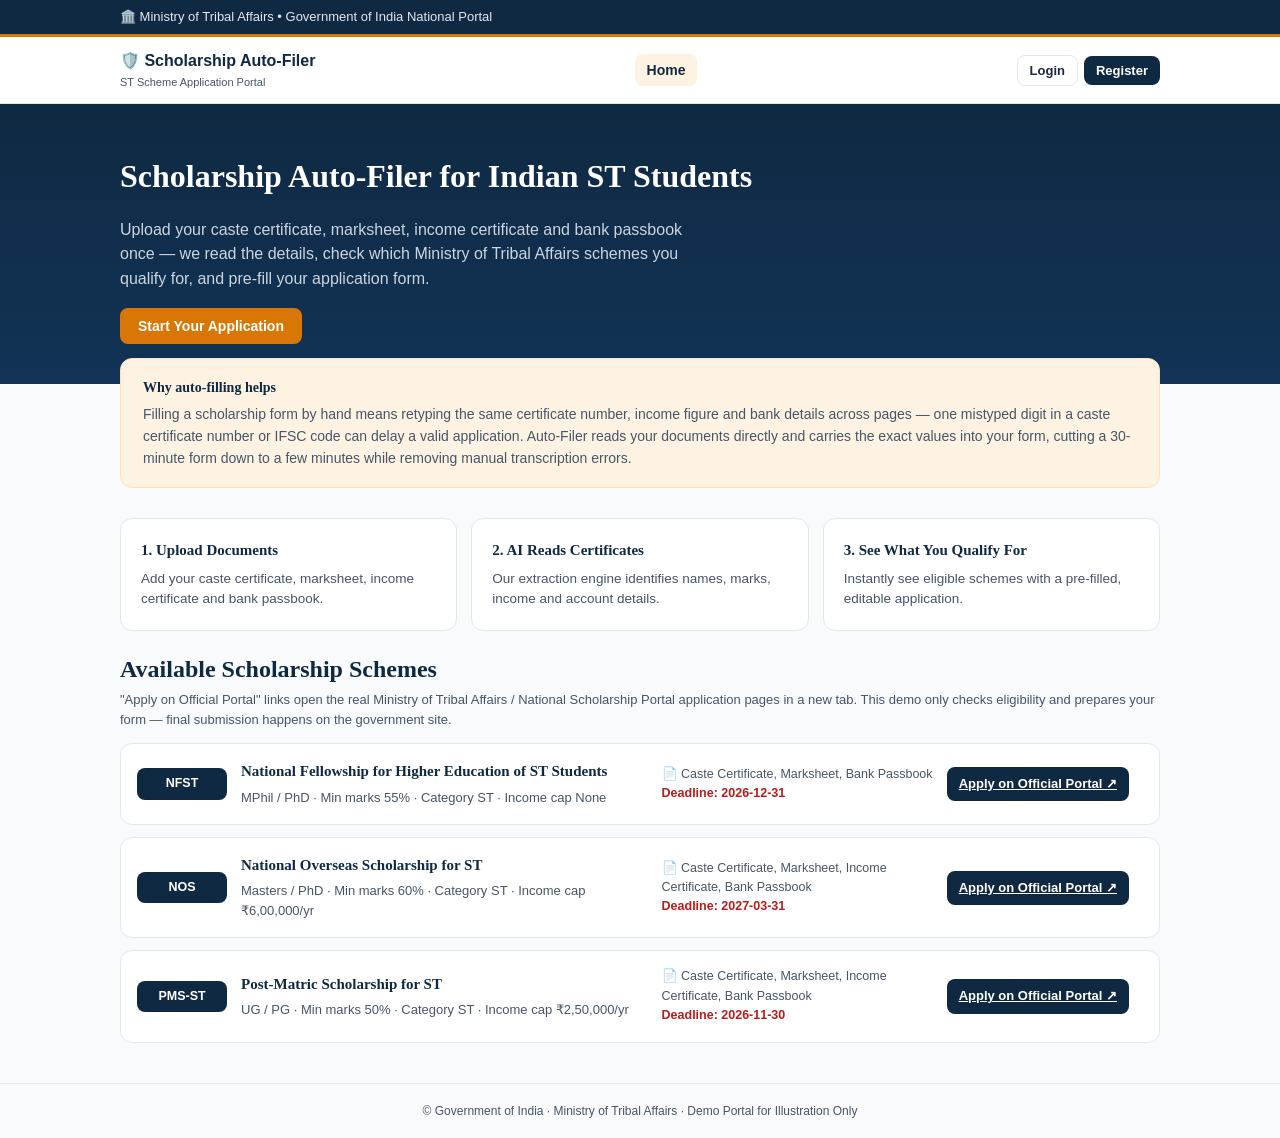
<file: index.html>
<!doctype html>
<html lang="en">
<head>
<meta charset="UTF-8">
<meta name="viewport" content="width=device-width, initial-scale=1, viewport-fit=cover">
<title>Scholarship Auto-Filer | Ministry of Tribal Affairs</title>
<style>
:root{color-scheme:light;--navy:#0F2942;--navyL:#16385A;--slate:#1E293B;--slateL:#475569;--saffron:#D97706;--saffronBg:#FEF3E2;--emerald:#059669;--emeraldBg:#ECFDF5;--red:#B91C1C;--redBg:#FEF2F2;--bg:#F8FAFC;--border:#E2E8F0}
*{box-sizing:border-box}
body{margin:0;background:var(--bg);color:var(--slate);font-family:Inter,-apple-system,Arial,sans-serif;line-height:1.55;padding-top:env(safe-area-inset-top,0)}
h1,h2,h3,h4{font-family:Georgia,serif;color:var(--navy);margin:0 0 .4em}
a{color:inherit}
.wrap{max-width:1080px;margin:0 auto;padding:0 20px}
.banner{background:var(--navy);color:#E2E8F0;font-size:13px;padding:7px 0;border-bottom:3px solid var(--saffron)}
.nav{background:#fff;border-bottom:1px solid var(--border);position:sticky;top:0;z-index:10}
.nav .wrap{display:flex;align-items:center;justify-content:space-between;padding:12px 20px;gap:10px;flex-wrap:wrap}
.brand{font-weight:700;color:var(--navy);font-size:16px;cursor:pointer}
.brand span{display:block;font-size:11px;color:var(--slateL);font-weight:400}
.navlinks{display:flex;gap:4px;flex-wrap:wrap}
.navlinks button{background:none;border:none;padding:8px 12px;border-radius:8px;font-size:14px;font-weight:600;color:var(--slate);cursor:pointer}
.navlinks button.on{background:var(--saffronBg);color:var(--navy)}
.btn{display:inline-flex;align-items:center;gap:6px;border:none;border-radius:8px;padding:10px 18px;font-size:14px;font-weight:600;cursor:pointer}
.btn-navy{background:var(--navy);color:#fff}
.btn-saf{background:var(--saffron);color:#fff}
.btn-out{background:#fff;border:1.5px solid var(--border);color:var(--slate)!important}
.btn-sm{padding:7px 12px;font-size:13px}
.card{background:#fff;border:1px solid var(--border);border-radius:12px;padding:20px}
.hero{background:linear-gradient(180deg,var(--navy),#123356);color:#fff;padding:48px 0 40px}
.hero h1{color:#fff;font-size:32px;max-width:700px}
.hero p{color:#CBD5E1;max-width:600px}
.valuebox{background:var(--saffronBg);border:1px solid #FDE2B8;border-radius:12px;padding:18px 22px;margin:-26px auto 30px;max-width:1040px;position:relative}
.grid3{display:grid;grid-template-columns:repeat(auto-fit,minmax(220px,1fr));gap:14px;margin:20px 0}
.grid2{display:grid;grid-template-columns:repeat(auto-fit,minmax(280px,1fr));gap:14px}
.grid4{display:grid;grid-template-columns:repeat(auto-fit,minmax(160px,1fr));gap:14px;margin-bottom:20px}
.scheme{display:grid;grid-template-columns:90px 1.5fr 1fr auto auto;gap:14px;align-items:center;padding:16px;margin-bottom:12px}
@media (max-width:900px){.scheme{grid-template-columns:1fr}}
.codebadge{background:var(--navy);color:#fff;font-weight:700;border-radius:8px;padding:6px 0;text-align:center;font-size:12.5px}
.badge{display:inline-flex;align-items:center;gap:5px;padding:4px 10px;border-radius:999px;font-size:12px;font-weight:700}
.b-em{background:var(--emeraldBg);color:var(--emerald)}
.b-red{background:var(--redBg);color:var(--red)}
.b-slate{background:#F1F5F9;color:var(--slateL)}
.b-amber{background:var(--saffronBg);color:var(--saffron)}
.field{display:flex;flex-direction:column;gap:5px;margin-bottom:10px}
.field label{font-size:12px;font-weight:700;color:var(--slateL)}
.field input,.field select,.field textarea{border:1.5px solid var(--border);border-radius:8px;padding:9px 11px;font-size:14px;font-family:inherit;background:#fff;color:var(--slate)}
.course-btn{border:1.5px solid var(--border);background:#fff;color:var(--slate)!important;padding:9px 16px;border-radius:9px;font-weight:600;cursor:pointer;margin:4px 6px 4px 0}
.course-btn.on{background:var(--navy);color:#fff!important;border-color:var(--navy)}
.docstatus{font-size:12.5px;color:var(--emerald);font-weight:700;margin-top:6px}
pre.ext{background:var(--slate);color:#E2E8F0;border-radius:8px;padding:10px 12px;font-size:12px;overflow-x:auto;margin-top:8px}
.eligcard{border-left:4px solid var(--border);padding:14px}
.eligcard.pass{border-left-color:var(--emerald)}
.eligcard.fail{border-left-color:var(--red)}
.eligcard li.r{color:var(--emerald)}
.eligcard li.x{color:var(--red)}
table{width:100%;border-collapse:collapse;font-size:13.5px}
th{text-align:left;font-size:11px;text-transform:uppercase;color:var(--slateL);padding:9px 12px;border-bottom:1.5px solid var(--border)}
td{padding:11px 12px;border-bottom:1px solid var(--border)}
.filterbar{display:flex;gap:8px;flex-wrap:wrap;margin-bottom:14px}
.filterbar input,.filterbar select{border:1.5px solid var(--border);border-radius:8px;padding:8px 10px;font-size:13.5px;background:#fff;color:var(--slate)}
.modalbg{position:fixed;inset:0;background:rgba(15,41,66,.55);display:flex;align-items:center;justify-content:center;z-index:50;padding:16px}
.modal{background:#fff;border-radius:12px;max-width:600px;width:100%;max-height:85vh;overflow:auto;padding:24px}
.authcard{max-width:400px;margin:40px auto;padding:26px}
.metric .v{font-size:26px;color:var(--navy);font-family:Georgia,serif}
.metric .l{font-size:11.5px;color:var(--slateL);font-weight:700;text-transform:uppercase}
.footer{border-top:1px solid var(--border);padding:18px 0;color:var(--slateL);font-size:12px;text-align:center;margin-top:40px}
.empty{text-align:center;padding:30px;color:var(--slateL)}
</style>
</head>
<body>
<div id="app"></div>
<script>
const SCHEMES=[
 {code:'NFST',name:'National Fellowship for Higher Education of ST Students',levels:['MPhil','PhD'],minMarks:55,incomeCap:0,category:'ST',docs:['Caste Certificate','Marksheet','Bank Passbook'],deadline:'2026-12-31',link:'https://scholarships.gov.in',linkLabel:'National Scholarship Portal'},
 {code:'NOS',name:'National Overseas Scholarship for ST',levels:['Masters','PhD'],minMarks:60,incomeCap:600000,category:'ST',docs:['Caste Certificate','Marksheet','Income Certificate','Bank Passbook'],deadline:'2027-03-31',link:'https://overseas.tribal.gov.in',linkLabel:'NOS Portal (overseas.tribal.gov.in)'},
 {code:'PMS-ST',name:'Post-Matric Scholarship for ST',levels:['UG','PG'],minMarks:50,incomeCap:250000,category:'ST',docs:['Caste Certificate','Marksheet','Income Certificate','Bank Passbook'],deadline:'2026-11-30',link:'https://scholarships.gov.in',linkLabel:'National Scholarship Portal'}
];
const PRESETS={
 caste_certificate:{name:'Rahul Kumar',category:'ST',certificate_number:'ST/OD/2019/104582',issue_date:'2019-06-14'},
 marksheet:{name:'Rahul Kumar',marks_percentage:68.4,year_of_passing:'2024',board_or_university:'Utkal University'},
 income_certificate:{name:'Rahul Kumar',annual_income_inr:180000,financial_year:'2025-26'},
 bank_passbook:{account_holder_name:'Rahul Kumar',account_number:'30281940275',ifsc_code:'SBIN0007529',bank_name:'State Bank of India'}
};
const DOC_TYPES=[['caste_certificate','Caste Certificate'],['marksheet','Marksheet'],['income_certificate','Income Certificate'],['bank_passbook','Bank Passbook / Cheque']];
const STATUS_LABEL={submitted:'Submitted',under_review:'Under Review',approved:'Approved',rejected:'Rejected',needs_resubmission:'Needs Resubmission'};
const STATUS_CLASS={submitted:'b-slate',under_review:'b-amber',approved:'b-em',rejected:'b-red',needs_resubmission:'b-red'};

function load(key,fallback){try{const v=localStorage.getItem(key);return v?JSON.parse(v):fallback}catch(e){return fallback}}
function save(key,val){try{localStorage.setItem(key,JSON.stringify(val))}catch(e){}}

let users=load('saf_users',null);
if(!users){
 users=[
  {id:1,full_name:'Rahul Kumar',email:'rahul.st@example.com',password:'student123',role:'student'},
  {id:2,full_name:'Ministry Reviewer',email:'admin@tribal.gov.in',password:'admin123',role:'admin'}
 ];
 save('saf_users',users);
}
let applications=load('saf_applications',[]);
let session=load('saf_session',null);

let route='home';
let wiz={course:'UG',docs:{},form:{full_name:'',category:'ST',course_level:'UG',marks_percentage:'',annual_income:'',caste_cert_number:'',bank_account_number:'',ifsc_code:'',bank_name:''},eligibility:null,scheme:'',busyDoc:null};
let adminFilter={scheme:'',status:'',search:''};
let modal=null; // {type:'app'|'admin', app}
let adminDraft={status:'under_review',notes:''};

function nav(r){route=r;render()}
function esc(s){return (s||'').toString().replace(/[&<>"]/g,c=>({'&':'&amp;','<':'&lt;','>':'&gt;','"':'&quot;'}[c]))}
function inr(n){return '₹'+Number(n||0).toLocaleString('en-IN')}

function login(email,password){
 const u=users.find(x=>x.email===email && x.password===password);
 if(!u){alert('Invalid email or password');return}
 session={id:u.id,full_name:u.full_name,email:u.email,role:u.role};
 save('saf_session',session);
 nav(u.role==='admin'?'admin':'apply');
}
function demoLogin(role){
 const u=users.find(x=>x.role===role);
 session={id:u.id,full_name:u.full_name,email:u.email,role:u.role};
 save('saf_session',session);
 nav(role==='admin'?'admin':'apply');
}
function registerUser(full_name,email,password){
 if(users.some(x=>x.email===email)){alert('An account with this email already exists');return}
 const u={id:Date.now(),full_name,email,password,role:'student'};
 users.push(u);save('saf_users',users);
 session={id:u.id,full_name:u.full_name,email:u.email,role:'student'};
 save('saf_session',session);
 nav('apply');
}
function logout(){session=null;save('saf_session',null);nav('home')}

function mergeExtracted(docType,ex){
 const f=wiz.form;
 if(docType==='caste_certificate'){f.full_name=ex.name||f.full_name;f.category=ex.category||f.category;f.caste_cert_number=ex.certificate_number||f.caste_cert_number;}
 if(docType==='marksheet'){f.full_name=ex.name||f.full_name;f.marks_percentage=ex.marks_percentage??f.marks_percentage;}
 if(docType==='income_certificate'){f.annual_income=ex.annual_income_inr??f.annual_income;}
 if(docType==='bank_passbook'){f.bank_account_number=ex.account_number||f.bank_account_number;f.ifsc_code=ex.ifsc_code||f.ifsc_code;f.bank_name=ex.bank_name||f.bank_name;}
}
function usePreset(docType){
 wiz.busyDoc=docType;render();
 setTimeout(()=>{wiz.docs[docType]=PRESETS[docType];mergeExtracted(docType,PRESETS[docType]);wiz.busyDoc=null;render();},350);
}
function handleFile(docType,fileInput){
 // Simulated on-device extraction engine (no external API available in this demo).
 if(!fileInput.files || !fileInput.files[0]) return;
 wiz.busyDoc=docType;render();
 setTimeout(()=>{wiz.docs[docType]={...PRESETS[docType],_source:'simulation_fallback'};mergeExtracted(docType,wiz.docs[docType]);wiz.busyDoc=null;render();},600);
}
function evaluate(scheme,a){
 const reasons=[],blockers=[];
 if(a.category===scheme.category) reasons.push(`Category matches (${scheme.category})`);
 else blockers.push(`Category "${a.category}" does not match required "${scheme.category}"`);
 if(scheme.levels.includes(a.course_level)) reasons.push(`Course level "${a.course_level}" is eligible`);
 else blockers.push(`Course level "${a.course_level}" not covered (accepted: ${scheme.levels.join(', ')})`);
 if(a.marks_percentage>=scheme.minMarks) reasons.push(`Marks ${a.marks_percentage}% meet the minimum of ${scheme.minMarks}%`);
 else blockers.push(`Marks ${a.marks_percentage}% are below the required ${scheme.minMarks}%`);
 if(scheme.incomeCap===0) reasons.push('No income ceiling applies to this scheme');
 else if(a.annual_income<=scheme.incomeCap) reasons.push(`Income ${inr(a.annual_income)} is within the cap of ${inr(scheme.incomeCap)}`);
 else blockers.push(`Income ${inr(a.annual_income)} exceeds the cap of ${inr(scheme.incomeCap)}`);
 return {code:scheme.code,name:scheme.name,eligible:blockers.length===0,reasons,blockers};
}
function runEligibility(){
 const a={category:wiz.form.category,course_level:wiz.form.course_level,marks_percentage:Number(wiz.form.marks_percentage)||0,annual_income:Number(wiz.form.annual_income)||0};
 wiz.eligibility=SCHEMES.map(s=>evaluate(s,a));
 const first=wiz.eligibility.find(r=>r.eligible);
 wiz.scheme=first?first.code:'';
 render();
}
function submitApp(e){
 e.preventDefault();
 if(!wiz.scheme){alert('Please select a target scheme first.');return}
 const f=wiz.form;
 applications.push({id:Date.now(),user_id:session.id,scheme_code:wiz.scheme,full_name:f.full_name,category:f.category,course_level:f.course_level,
  marks_percentage:Number(f.marks_percentage)||0,annual_income:Number(f.annual_income)||0,caste_cert_number:f.caste_cert_number,
  bank_account_number:f.bank_account_number,ifsc_code:f.ifsc_code,bank_name:f.bank_name,status:'submitted',reviewer_notes:'',
  created_at:new Date().toISOString(),processed_at:null});
 save('saf_applications',applications);
 wiz={course:'UG',docs:{},form:{full_name:session.full_name,category:'ST',course_level:'UG',marks_percentage:'',annual_income:'',caste_cert_number:'',bank_account_number:'',ifsc_code:'',bank_name:''},eligibility:null,scheme:'',busyDoc:null};
 nav('applications');
}
function saveDecision(){
 const app=applications.find(a=>a.id===modal.app.id);
 app.status=adminDraft.status;app.reviewer_notes=adminDraft.notes;
 if(app.status==='approved'||app.status==='rejected') app.processed_at=new Date().toISOString();
 save('saf_applications',applications);
 modal=null;render();
}

function Banner(){return `<div class="banner"><div class="wrap">🏛️ Ministry of Tribal Affairs • Government of India National Portal</div></div>`}
function Nav(){
 const links=[['home','Home']];
 if(session && session.role==='student'){links.push(['apply','Apply'],['applications','My Applications']);}
 if(session && session.role==='admin'){links.push(['admin','Admin Dashboard']);}
 return `<div class="nav"><div class="wrap">
  <div class="brand" onclick="nav('home')">🛡️ Scholarship Auto-Filer<span>ST Scheme Application Portal</span></div>
  <div class="navlinks">${links.map(([r,l])=>`<button class="${route===r?'on':''}" onclick="nav('${r}')">${l}</button>`).join('')}</div>
  <div>${session?`<span style="font-size:13px;color:var(--slateL);margin-right:10px">${esc(session.full_name)}</span><button class="btn btn-out btn-sm" onclick="logout()">Logout</button>`
   :`<button class="btn btn-out btn-sm" onclick="nav('login')" style="margin-right:6px">Login</button><button class="btn btn-navy btn-sm" onclick="nav('register')">Register</button>`}</div>
 </div></div>`;
}
function Footer(){return `<div class="footer">© Government of India · Ministry of Tribal Affairs · Demo Portal for Illustration Only</div>`}

function Home(){
 return `<div class="hero"><div class="wrap">
  <h1 style="color:#fff">Scholarship Auto-Filer for Indian ST Students</h1>
  <p>Upload your caste certificate, marksheet, income certificate and bank passbook once — we read the details, check which Ministry of Tribal Affairs schemes you qualify for, and pre-fill your application form.</p>
  <div><button class="btn btn-saf" onclick="nav('${session?'apply':'register'}')">Start Your Application</button></div>
 </div></div>
 <div class="wrap">
  <div class="valuebox"><h3 style="font-size:14px">Why auto-filling helps</h3>
  <p style="margin:0;color:var(--slateL);font-size:14px">Filling a scholarship form by hand means retyping the same certificate number, income figure and bank details across pages — one mistyped digit in a caste certificate number or IFSC code can delay a valid application. Auto-Filer reads your documents directly and carries the exact values into your form, cutting a 30-minute form down to a few minutes while removing manual transcription errors.</p></div>
  <div class="grid3">
   <div class="card"><h4 style="font-size:15px">1. Upload Documents</h4><p style="color:var(--slateL);font-size:13.5px;margin:0">Add your caste certificate, marksheet, income certificate and bank passbook.</p></div>
   <div class="card"><h4 style="font-size:15px">2. AI Reads Certificates</h4><p style="color:var(--slateL);font-size:13.5px;margin:0">Our extraction engine identifies names, marks, income and account details.</p></div>
   <div class="card"><h4 style="font-size:15px">3. See What You Qualify For</h4><p style="color:var(--slateL);font-size:13.5px;margin:0">Instantly see eligible schemes with a pre-filled, editable application.</p></div>
  </div>
  <h2>Available Scholarship Schemes</h2>
  <p style="color:var(--slateL);font-size:13px;margin-top:-8px">"Apply on Official Portal" links open the real Ministry of Tribal Affairs / National Scholarship Portal application pages in a new tab. This demo only checks eligibility and prepares your form — final submission happens on the government site.</p>
  ${SCHEMES.map(s=>`<div class="card scheme">
   <div class="codebadge">${s.code}</div>
   <div><h4 style="font-size:15px;margin-bottom:4px">${esc(s.name)}</h4><div style="font-size:13px;color:var(--slateL)">${s.levels.join(' / ')} · Min marks ${s.minMarks}% · Category ${s.category} · Income cap ${s.incomeCap===0?'None':inr(s.incomeCap)+'/yr'}</div></div>
   <div style="font-size:12.5px;color:var(--slateL)">📄 ${s.docs.join(', ')}<br><span style="color:var(--red);font-weight:700">Deadline: ${s.deadline}</span></div>
   <a class="btn btn-navy btn-sm" href="${s.link}" target="_blank" rel="noopener noreferrer" title="${esc(s.linkLabel)}">Apply on Official Portal ↗</a>
  </div>`).join('')}
 </div>`;
}

function AuthShell(title,sub,body){
 return `<div class="wrap"><div class="card authcard"><h2 style="text-align:center">${title}</h2><p style="text-align:center;color:var(--slateL);font-size:13.5px;margin-top:0">${sub}</p>${body}</div></div>`;
}
function Login(){
 return AuthShell('Sign In','Access your scholarship application portal',`
  <button class="btn btn-navy" style="width:100%;justify-content:center;margin-bottom:8px" onclick="demoLogin('student')">🎓 1-Click Demo Student Login</button>
  <button class="btn btn-out" style="width:100%;justify-content:center;margin-bottom:16px" onclick="demoLogin('admin')">🛡️ 1-Click Demo Admin Login</button>
  <form onsubmit="event.preventDefault();login(this.email.value,this.password.value)">
   <div class="field"><label>Email</label><input name="email" type="email" required></div>
   <div class="field"><label>Password</label><input name="password" type="password" required></div>
   <button class="btn btn-saf" style="width:100%;justify-content:center" type="submit">Sign In</button>
  </form>
  <p style="text-align:center;font-size:13px;margin-top:14px">New here? <a style="color:var(--navy);font-weight:700;cursor:pointer" onclick="nav('register')">Create an account</a></p>`);
}
function Register(){
 return AuthShell('Create Student Account','Register to start your scholarship application',`
  <button class="btn btn-navy" style="width:100%;justify-content:center;margin-bottom:16px" onclick="demoLogin('student')">🎓 1-Click Demo Student Login</button>
  <form onsubmit="event.preventDefault();registerUser(this.full_name.value,this.email.value,this.password.value)">
   <div class="field"><label>Full Name</label><input name="full_name" required></div>
   <div class="field"><label>Email</label><input name="email" type="email" required></div>
   <div class="field"><label>Password</label><input name="password" type="password" minlength="6" required></div>
   <button class="btn btn-saf" style="width:100%;justify-content:center" type="submit">Create Account</button>
  </form>
  <p style="text-align:center;font-size:13px;margin-top:14px">Already registered? <a style="color:var(--navy);font-weight:700;cursor:pointer" onclick="nav('login')">Sign in</a></p>`);
}

function docCard(key,label){
 const ex=wiz.docs[key],busy=wiz.busyDoc===key;
 return `<div class="card">
  <div style="display:flex;align-items:center;gap:8px;margin-bottom:8px"><strong style="color:var(--navy);font-size:14.5px">${label}</strong></div>
  <input type="file" accept="image/*,application/pdf" ${busy?'disabled':''} onchange="handleFile('${key}',this)">
  <div style="margin-top:10px"><button class="btn btn-out btn-sm" ${busy?'disabled':''} onclick="usePreset('${key}')">✨ Use Preset Sample</button></div>
  ${busy?'<div class="docstatus">Reading document…</div>':''}
  ${ex?`<div class="docstatus">✅ Extracted</div><pre class="ext">${esc(JSON.stringify(Object.fromEntries(Object.entries(ex).filter(([k])=>k!=='_source')),null,2))}</pre>`:''}
 </div>`;
}
function Apply(){
 const f=wiz.form;
 let elig='';
 if(wiz.eligibility){
  elig=`<h2 style="margin-top:28px">Eligibility Match Report</h2>
   <div class="grid3">${wiz.eligibility.map(r=>`<div class="card eligcard ${r.eligible?'pass':'fail'}">
    <span class="badge ${r.eligible?'b-em':'b-red'}">${r.eligible?'✅ Eligible':'❌ Not Eligible'}</span>
    <h4 style="margin-top:8px;font-size:14px">${r.code} — ${esc(r.name)}</h4>
    <ul style="padding-left:18px;font-size:12.5px;margin:8px 0 0">${r.reasons.map(x=>`<li class="r">${esc(x)}</li>`).join('')}${r.blockers.map(x=>`<li class="x">${esc(x)}</li>`).join('')}</ul>
   </div>`).join('')}</div>
   <form class="card" onsubmit="submitApp(event)">
    <h3 style="font-size:17px">Pre-Populated Application Form</h3>
    <div class="field" style="max-width:340px"><label>Target Scheme</label>
     <select onchange="wiz.scheme=this.value">
      <option value="">Select a scheme…</option>
      ${SCHEMES.map(s=>`<option value="${s.code}" ${wiz.scheme===s.code?'selected':''}>${s.code} — ${esc(s.name)}</option>`).join('')}
     </select></div>
    <div class="grid2">
     <div class="field"><label>Full Name</label><input value="${esc(f.full_name)}" oninput="f.full_name=this.value" onchange="wiz.form.full_name=this.value" required></div>
     <div class="field"><label>Category</label><input value="${esc(f.category)}" onchange="wiz.form.category=this.value" required></div>
     <div class="field"><label>Course Level</label><select onchange="wiz.form.course_level=this.value">${['Class 10','Class 12','UG','PG','Masters','MPhil','PhD'].map(l=>`<option ${f.course_level===l?'selected':''}>${l}</option>`).join('')}</select></div>
     <div class="field"><label>Marks %</label><input type="number" step="0.01" value="${esc(f.marks_percentage)}" onchange="wiz.form.marks_percentage=this.value" required></div>
     <div class="field"><label>Annual Income (₹)</label><input type="number" value="${esc(f.annual_income)}" onchange="wiz.form.annual_income=this.value" required></div>
     <div class="field"><label>Caste Certificate No.</label><input value="${esc(f.caste_cert_number)}" onchange="wiz.form.caste_cert_number=this.value" required></div>
     <div class="field"><label>Bank Account No.</label><input value="${esc(f.bank_account_number)}" onchange="wiz.form.bank_account_number=this.value" required></div>
     <div class="field"><label>IFSC Code</label><input value="${esc(f.ifsc_code)}" onchange="wiz.form.ifsc_code=this.value" required></div>
     <div class="field"><label>Bank Name</label><input value="${esc(f.bank_name)}" onchange="wiz.form.bank_name=this.value" required></div>
    </div>
    <button class="btn btn-saf" type="submit" style="margin-top:8px">Submit Application</button>
   </form>`;
 }
 return `<div class="wrap" style="padding-top:24px;padding-bottom:50px">
  <h2>Application Wizard</h2>
  <div class="card"><h4 style="font-size:15px;margin-bottom:4px">Course Level</h4>
   ${['Class 10','Class 12','UG','PG','Masters','MPhil','PhD'].map(l=>`<button class="course-btn ${wiz.course===l?'on':''}" onclick="wiz.course='${l}';wiz.form.course_level='${l}';render()">${l}</button>`).join('')}
  </div>
  <div class="grid2" style="margin:16px 0">${DOC_TYPES.map(([k,l])=>docCard(k,l)).join('')}</div>
  <button class="btn btn-navy" onclick="runEligibility()">Run Eligibility Check &amp; Auto-Fill Form</button>
  ${elig}
 </div>`;
}

function MyApplications(){
 const mine=applications.filter(a=>a.user_id===session.id);
 const m={total:mine.length,under_review:mine.filter(a=>a.status==='under_review').length,approved:mine.filter(a=>a.status==='approved').length,needs:mine.filter(a=>a.status==='needs_resubmission').length};
 return `<div class="wrap" style="padding-top:24px;padding-bottom:50px">
  <h2>My Applications</h2>
  <div class="grid4">
   <div class="card metric"><div class="l">Total Submitted</div><div class="v">${m.total}</div></div>
   <div class="card metric"><div class="l">Under Review</div><div class="v">${m.under_review}</div></div>
   <div class="card metric"><div class="l">Approved</div><div class="v">${m.approved}</div></div>
   <div class="card metric"><div class="l">Needs Action</div><div class="v">${m.needs}</div></div>
  </div>
  <div class="card" style="padding:0;overflow-x:auto"><table><thead><tr><th>Scheme</th><th>Submitted</th><th>Status</th><th></th></tr></thead><tbody>
   ${mine.map(a=>{const s=SCHEMES.find(s=>s.code===a.scheme_code);return `<tr><td>${a.scheme_code} — ${esc(s?s.name:'')}</td><td>${new Date(a.created_at).toLocaleDateString('en-IN')}</td><td><span class="badge ${STATUS_CLASS[a.status]}">${STATUS_LABEL[a.status]}</span></td><td><button class="btn btn-out btn-sm" onclick='openAppModal(${a.id})'>View Details</button></td></tr>`}).join('')}
  </tbody></table>${mine.length===0?'<div class="empty">No applications yet — start one from the Apply page.</div>':''}</div>
  ${modal&&modal.type==='app'?AppModal():''}
 </div>`;
}
function openAppModal(id){modal={type:'app',app:applications.find(a=>a.id===id)};render()}
function AppModal(){
 const a=modal.app,s=SCHEMES.find(s=>s.code===a.scheme_code);
 return `<div class="modalbg" onclick="modal=null;render()"><div class="modal" onclick="event.stopPropagation()">
  <h3>${a.scheme_code} — ${esc(s?s.name:'')}</h3><span class="badge ${STATUS_CLASS[a.status]}">${STATUS_LABEL[a.status]}</span>
  <div class="grid2" style="margin-top:14px">
   ${[['Full Name',a.full_name],['Category',a.category],['Course Level',a.course_level],['Marks %',a.marks_percentage],['Annual Income',inr(a.annual_income)],['Caste Cert. No.',a.caste_cert_number],['Bank Account No.',a.bank_account_number],['IFSC',a.ifsc_code],['Bank Name',a.bank_name]]
    .map(([l,v])=>`<div class="field"><label>${l}</label><div style="font-size:14px;font-weight:600">${esc(v)||'—'}</div></div>`).join('')}
  </div>
  <h4 style="font-size:14px;margin-top:16px">Reviewer Notes</h4><p style="color:var(--slateL);font-size:13.5px">${esc(a.reviewer_notes)||'No reviewer notes yet.'}</p>
  <button class="btn btn-out" onclick="modal=null;render()">Close</button>
 </div></div>`;
}

function AdminDash(){
 const total=applications.length,approved=applications.filter(a=>a.status==='approved').length,ur=applications.filter(a=>a.status==='under_review').length,rej=applications.filter(a=>a.status==='rejected').length;
 const processed=applications.filter(a=>a.processed_at);
 const avg=processed.length?(processed.reduce((s,a)=>s+(new Date(a.processed_at)-new Date(a.created_at)),0)/processed.length/86400000):0;
 const breakdown=SCHEMES.map(s=>{const list=applications.filter(a=>a.scheme_code===s.code);return {code:s.code,name:s.name,total:list.length,approved:list.filter(a=>a.status==='approved').length,rejected:list.filter(a=>a.status==='rejected').length,pending:list.filter(a=>['submitted','under_review','needs_resubmission'].includes(a.status)).length}});
 let list=applications;
 if(adminFilter.scheme) list=list.filter(a=>a.scheme_code===adminFilter.scheme);
 if(adminFilter.status) list=list.filter(a=>a.status===adminFilter.status);
 if(adminFilter.search){const q=adminFilter.search.toLowerCase();list=list.filter(a=>(a.full_name||'').toLowerCase().includes(q)||(a.caste_cert_number||'').toLowerCase().includes(q))}
 return `<div class="wrap" style="padding-top:24px;padding-bottom:50px">
  <h2>Ministry Admin Dashboard</h2>
  <div class="grid4">
   <div class="card metric"><div class="l">Total Applications</div><div class="v">${total}</div></div>
   <div class="card metric"><div class="l">Approved</div><div class="v">${approved}</div></div>
   <div class="card metric"><div class="l">Under Review</div><div class="v">${ur}</div></div>
   <div class="card metric"><div class="l">Rejected</div><div class="v">${rej}</div></div>
  </div>
  <div class="card" style="margin-bottom:22px">⏱ Average processing time: <strong>${avg.toFixed(1)} days</strong></div>
  <h2>Scheme Breakdown</h2>
  <div class="card" style="padding:0;overflow-x:auto;margin-bottom:26px"><table><thead><tr><th>Scheme</th><th>Total</th><th>Approved</th><th>Rejected</th><th>Pending</th></tr></thead><tbody>
   ${breakdown.map(b=>`<tr><td>${b.code} — ${esc(b.name)}</td><td>${b.total}</td><td>${b.approved}</td><td>${b.rejected}</td><td>${b.pending}</td></tr>`).join('')}
  </tbody></table></div>
  <h2>All Applications</h2>
  <div class="filterbar">
   <input placeholder="Search name or cert #" value="${esc(adminFilter.search)}" oninput="adminFilter.search=this.value;render()">
   <select onchange="adminFilter.scheme=this.value;render()"><option value="">All schemes</option>${SCHEMES.map(s=>`<option value="${s.code}" ${adminFilter.scheme===s.code?'selected':''}>${s.code}</option>`).join('')}</select>
   <select onchange="adminFilter.status=this.value;render()"><option value="">All statuses</option>${Object.entries(STATUS_LABEL).map(([k,v])=>`<option value="${k}" ${adminFilter.status===k?'selected':''}>${v}</option>`).join('')}</select>
  </div>
  <div class="card" style="padding:0;overflow-x:auto"><table><thead><tr><th>Applicant</th><th>Scheme</th><th>Cert #</th><th>Status</th><th></th></tr></thead><tbody>
   ${list.map(a=>`<tr><td>${esc(a.full_name)}</td><td>${a.scheme_code}</td><td>${esc(a.caste_cert_number)||'—'}</td><td><span class="badge ${STATUS_CLASS[a.status]}">${STATUS_LABEL[a.status]}</span></td><td><button class="btn btn-navy btn-sm" onclick="openAdminModal(${a.id})">Verify / Action</button></td></tr>`).join('')}
  </tbody></table>${list.length===0?'<div class="empty">No applications match these filters.</div>':''}</div>
  ${modal&&modal.type==='admin'?AdminModal():''}
 </div>`;
}
function openAdminModal(id){const app=applications.find(a=>a.id===id);modal={type:'admin',app};adminDraft={status:app.status==='submitted'?'under_review':app.status,notes:app.reviewer_notes||''};render()}
function AdminModal(){
 const a=modal.app;
 return `<div class="modalbg" onclick="modal=null;render()"><div class="modal" onclick="event.stopPropagation()">
  <h3>${esc(a.full_name)}</h3><p style="color:var(--slateL);margin-top:-8px;font-size:13.5px">${a.scheme_code} application · submitted ${new Date(a.created_at).toLocaleDateString('en-IN')}</p>
  <div class="grid2">
   ${[['Category',a.category],['Course Level',a.course_level],['Marks %',a.marks_percentage],['Annual Income',inr(a.annual_income)],['Caste Cert. No.',a.caste_cert_number],['Bank Account No.',a.bank_account_number],['IFSC',a.ifsc_code],['Bank Name',a.bank_name]]
    .map(([l,v])=>`<div class="field"><label>${l}</label><div style="font-size:14px;font-weight:600">${esc(v)||'—'}</div></div>`).join('')}
  </div>
  <div class="field"><label>Decision</label><select onchange="adminDraft.status=this.value">
   <option value="under_review" ${adminDraft.status==='under_review'?'selected':''}>Mark Under Review</option>
   <option value="approved" ${adminDraft.status==='approved'?'selected':''}>Approve</option>
   <option value="needs_resubmission" ${adminDraft.status==='needs_resubmission'?'selected':''}>Request Resubmission</option>
   <option value="rejected" ${adminDraft.status==='rejected'?'selected':''}>Reject</option>
  </select></div>
  <div class="field"><label>Review Notes</label><textarea rows="3" oninput="adminDraft.notes=this.value">${esc(adminDraft.notes)}</textarea></div>
  <button class="btn btn-saf" onclick="saveDecision()">Save Decision</button>
  <button class="btn btn-out" onclick="modal=null;render()">Cancel</button>
 </div></div>`;
}

function render(){
 if((route==='apply'||route==='applications') && (!session||session.role!=='student')){route='login'}
 if(route==='admin' && (!session||session.role!=='admin')){route='login'}
 let body='';
 if(route==='home') body=Home();
 else if(route==='login') body=Login();
 else if(route==='register') body=Register();
 else if(route==='apply') body=Apply();
 else if(route==='applications') body=MyApplications();
 else if(route==='admin') body=AdminDash();
 document.getElementById('app').innerHTML=Banner()+Nav()+body+Footer();
}
render();
</script>
</body>
</html>
</file>
